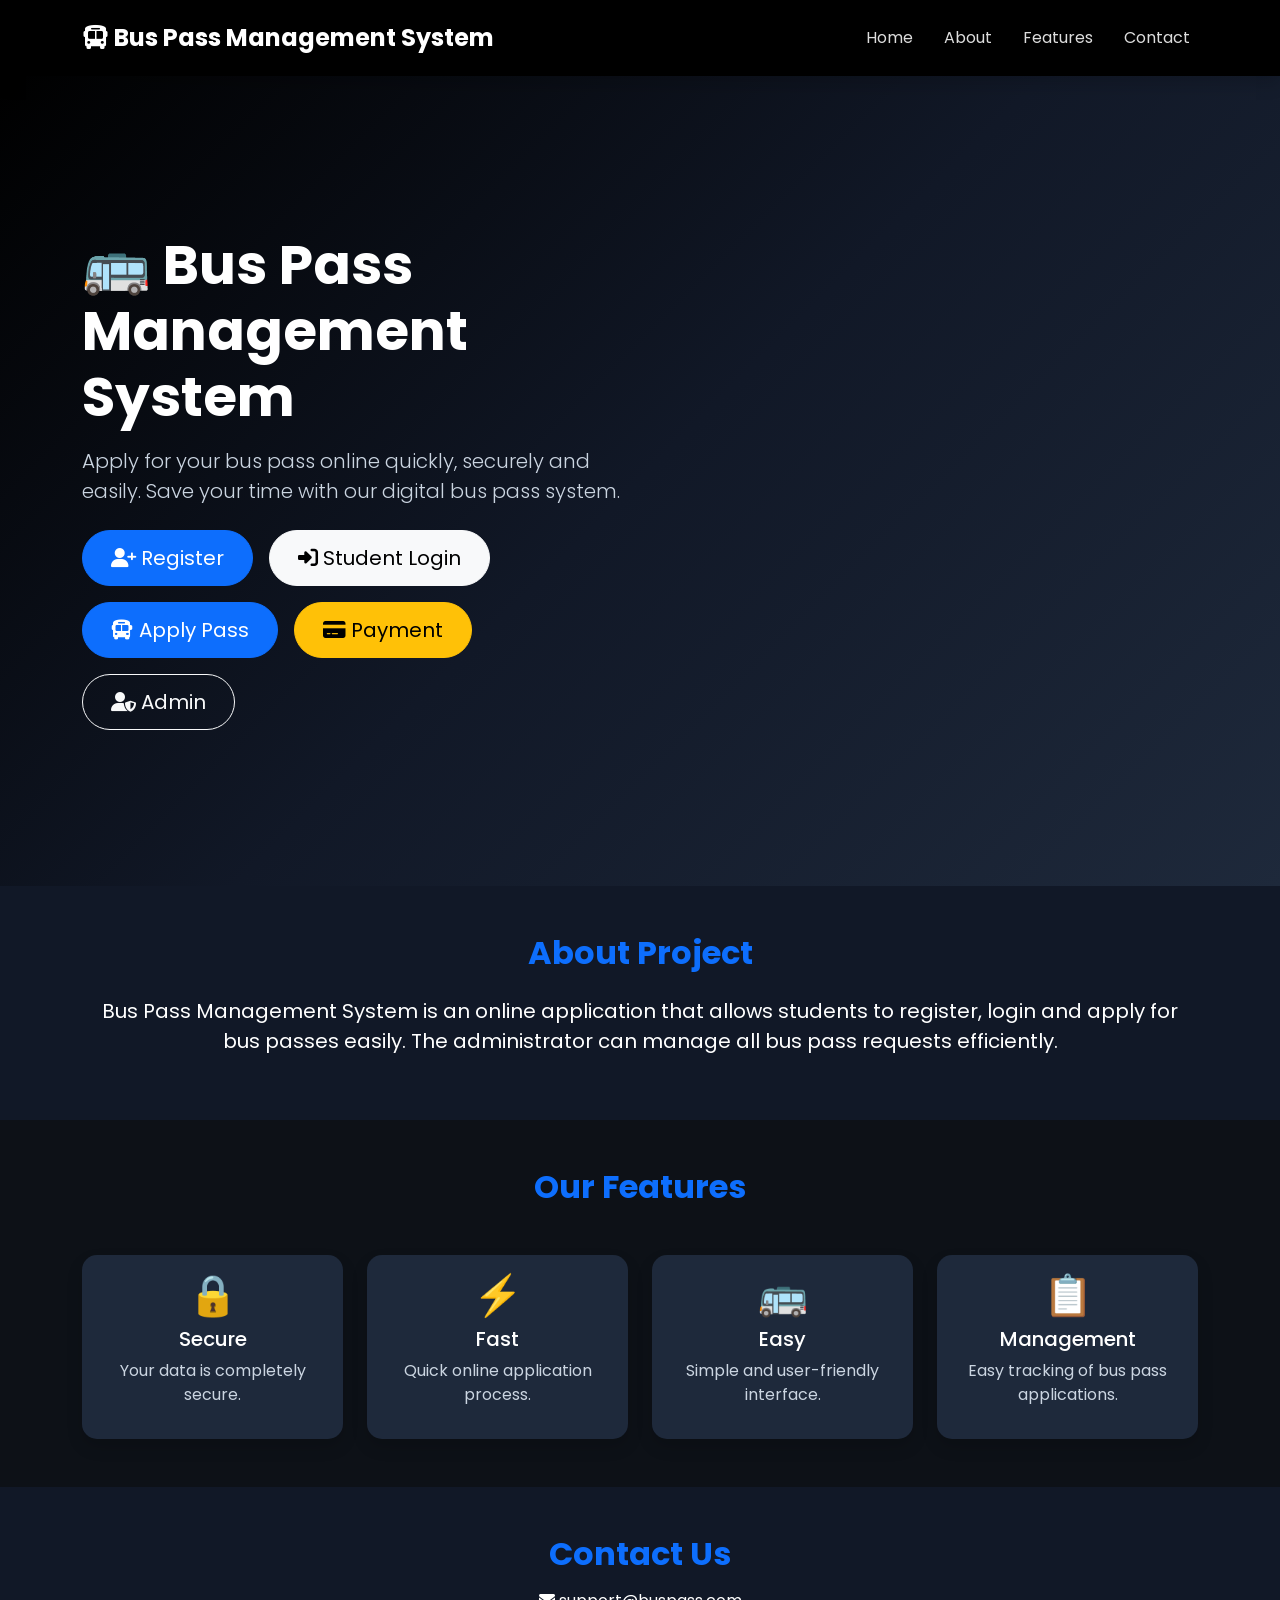
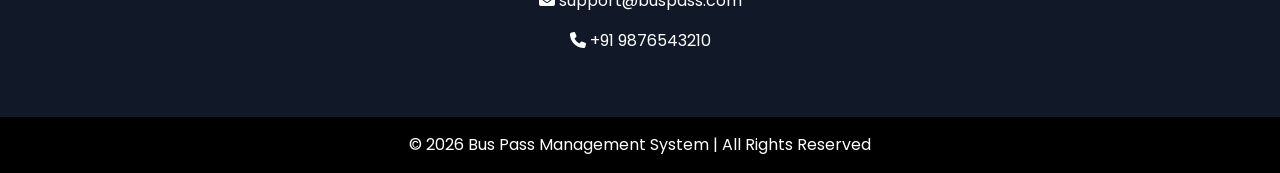
<file: app/frontend/index.html>
<!DOCTYPE html>
<html lang="en">

<head>
    <meta charset="UTF-8">
    <meta name="viewport" content="width=device-width, initial-scale=1.0">
    <title>Bus Pass Management System</title>

    <!-- Bootstrap -->
    <link href="https://cdn.jsdelivr.net/npm/bootstrap@5.3.7/dist/css/bootstrap.min.css" rel="stylesheet">

    <!-- Font Awesome -->
    <link rel="stylesheet"
        href="https://cdnjs.cloudflare.com/ajax/libs/font-awesome/6.7.2/css/all.min.css">

    <!-- CSS -->
    <link rel="stylesheet" href="home.css">
</head>

<body>

<!-- Navbar -->
<nav class="navbar navbar-expand-lg navbar-dark shadow">
    <div class="container">

        <a class="navbar-brand fw-bold" href="index.html">
            <i class="fa-solid fa-bus"></i>
            Bus Pass Management System
        </a>

        <button class="navbar-toggler" type="button"
            data-bs-toggle="collapse"
            data-bs-target="#navbarNav">

            <span class="navbar-toggler-icon"></span>

        </button>

        <div class="collapse navbar-collapse" id="navbarNav">

            <ul class="navbar-nav ms-auto">

                <li class="nav-item">
                    <a class="nav-link active" href="index.html">Home</a>
                </li>

                <li class="nav-item">
                    <a class="nav-link" href="#about">About</a>
                </li>

                <li class="nav-item">
                    <a class="nav-link" href="#features">Features</a>
                </li>

                <li class="nav-item">
                    <a class="nav-link" href="#contact">Contact</a>
                </li>

            </ul>

        </div>

    </div>
</nav>

<!-- Hero -->
<section class="hero">

<div class="container">

<div class="row align-items-center">

<div class="col-lg-6">

<h1 class="display-3 fw-bold mb-3">
🚌 Bus Pass <br>
Management System
</h1>

<p class="lead mb-4">
Apply for your bus pass online quickly, securely and easily.
Save your time with our digital bus pass system.
</p>

<div class="d-flex flex-wrap gap-3">

<a href="register.html" class="btn btn-primary btn-lg">
<i class="fa-solid fa-user-plus"></i>
Register
</a>

<a href="login.html" class="btn btn-light btn-lg">
<i class="fa-solid fa-right-to-bracket"></i>
Student Login
</a>

<a href="apply.html" class="btn btn-primary btn-lg">
    <i class="fa-solid fa-bus"></i>
    Apply Pass
</a>

<a href="payment.html" class="btn btn-warning btn-lg">
    <i class="fa-solid fa-credit-card"></i>
    Payment
</a>

<a href="admin.html" class="btn btn-outline-light btn-lg">
    <i class="fa-solid fa-user-shield"></i>
    Admin
</a>

</div>

</div>

<div class="col-lg-6 text-center">


</div>

</div>

</div>

</section>

<!-- About -->
<section id="about" class="py-5">

<div class="container text-center">

<h2 class="fw-bold text-primary mb-4">
About Project
</h2>

<p class="fs-5">
Bus Pass Management System is an online application that allows
students to register, login and apply for bus passes easily.
The administrator can manage all bus pass requests efficiently.
</p>

</div>

</section>

<!-- Features -->
<section id="features" class="py-5">

<div class="container">

<h2 class="text-center fw-bold text-primary mb-5">
Our Features
</h2>

<div class="row g-4">

<div class="col-md-3">

<div class="card shadow border-0 h-100">

<div class="card-body text-center">

<h1>🔒</h1>

<h5>Secure</h5>

<p>Your data is completely secure.</p>

</div>

</div>

</div>

<div class="col-md-3">

<div class="card shadow border-0 h-100">

<div class="card-body text-center">

<h1>⚡</h1>

<h5>Fast</h5>

<p>Quick online application process.</p>

</div>

</div>

</div>

<div class="col-md-3">

<div class="card shadow border-0 h-100">

<div class="card-body text-center">

<h1>🚌</h1>

<h5>Easy</h5>

<p>Simple and user-friendly interface.</p>

</div>

</div>

</div>

<div class="col-md-3">

<div class="card shadow border-0 h-100">

<div class="card-body text-center">

<h1>📋</h1>

<h5>Management</h5>

<p>Easy tracking of bus pass applications.</p>

</div>

</div>

</div>

</div>

</div>

</section>

<!-- Contact -->
<section id="contact" class="py-5">

<div class="container text-center">

<h2 class="fw-bold text-primary">
Contact Us
</h2>

<p class="mt-3">
<i class="fa-solid fa-envelope"></i>
support@buspass.com
</p>

<p>
<i class="fa-solid fa-phone"></i>
+91 9876543210
</p>

</div>

</section>

<!-- Footer -->
<footer class="text-center py-3">
© 2026 Bus Pass Management System | All Rights Reserved

</footer>

<script src="https://cdn.jsdelivr.net/npm/bootstrap@5.3.7/dist/js/bootstrap.bundle.min.js"></script>

</body>
</html>
</file>
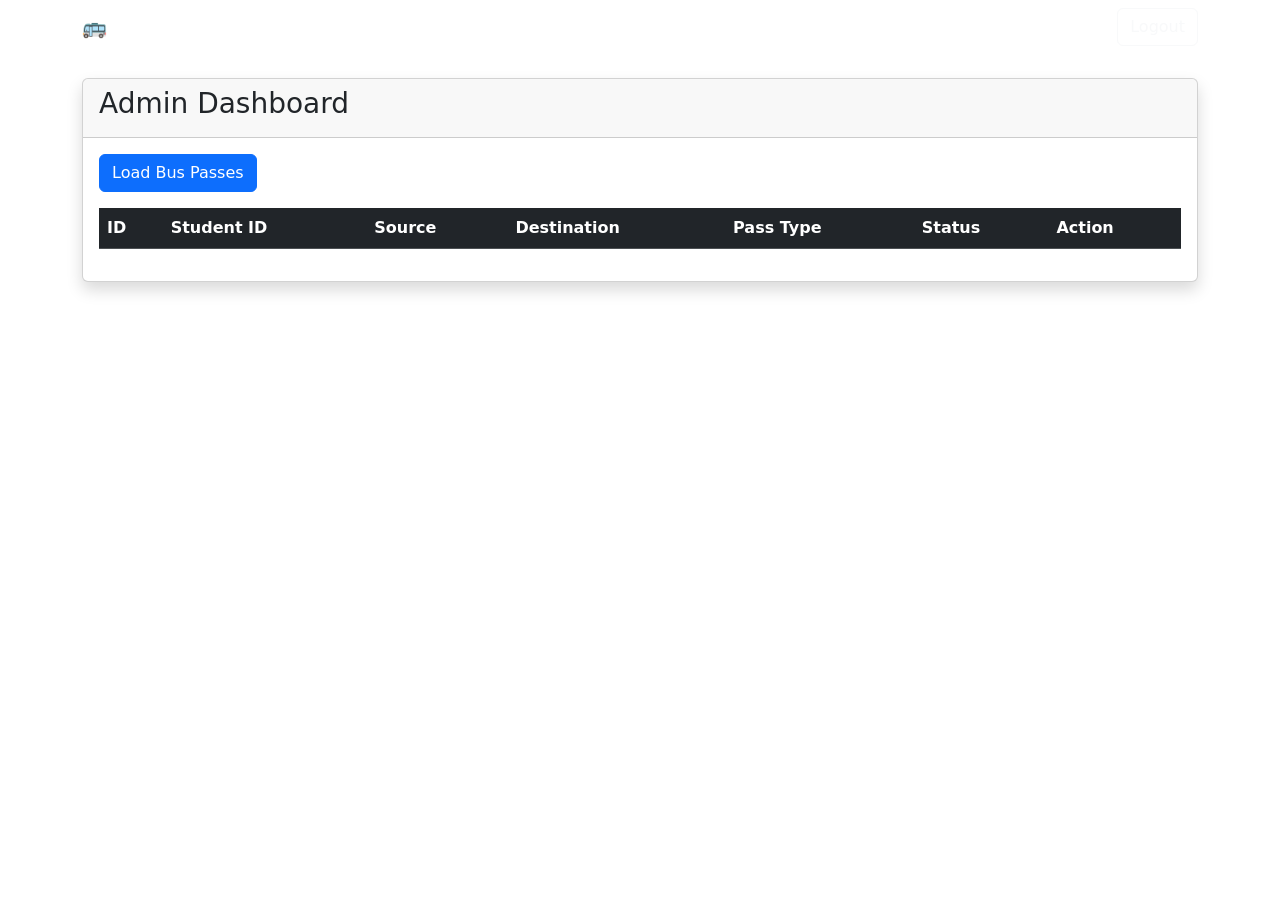
<file: app/frontend/admin.html>
<!DOCTYPE html>
<html lang="en">
<head>
    <meta charset="UTF-8">
    <meta name="viewport" content="width=device-width, initial-scale=1.0">
    <title>Admin Dashboard</title>

    <link href="https://cdn.jsdelivr.net/npm/bootstrap@5.3.7/dist/css/bootstrap.min.css" rel="stylesheet">

    <script src="script.js" defer></script>
</head>

<body>
<nav class="navbar navbar-dark">
    <div class="container">
        <div class="d-flex justify-content-between align-items-center w-100">

    <span class="navbar-brand mb-0 h1">
        🚌 Bus Pass Management System
    </span>

    <button class="btn btn-outline-light" onclick="adminLogout()">
        Logout
    </button>

</div>
    </div>

</nav>

<div class="container mt-4">

    <div class="card shadow">

        <div class="card-header">
            <h3>Admin Dashboard</h3>
        </div>

        <div class="card-body">

            <button class="btn btn-primary mb-3"
                    onclick="loadBusPasses()">
                Load Bus Passes
            </button>

            <div class="table-responsive">

                <table class="table table-dark table-hover align-middle" id="passTable">
                    <thead class="table-dark">

                        <tr>
                            <th>ID</th>
                            <th>Student ID</th>
                            <th>Source</th>
                            <th>Destination</th>
                            <th>Pass Type</th>
                            <th>Status</th>
                            <th>Action</th>
                        </tr>

                    </thead>

                    <tbody>

                    </tbody>

                </table>

            </div>

        </div>

    </div>

</div>

</body>
</html>
</file>
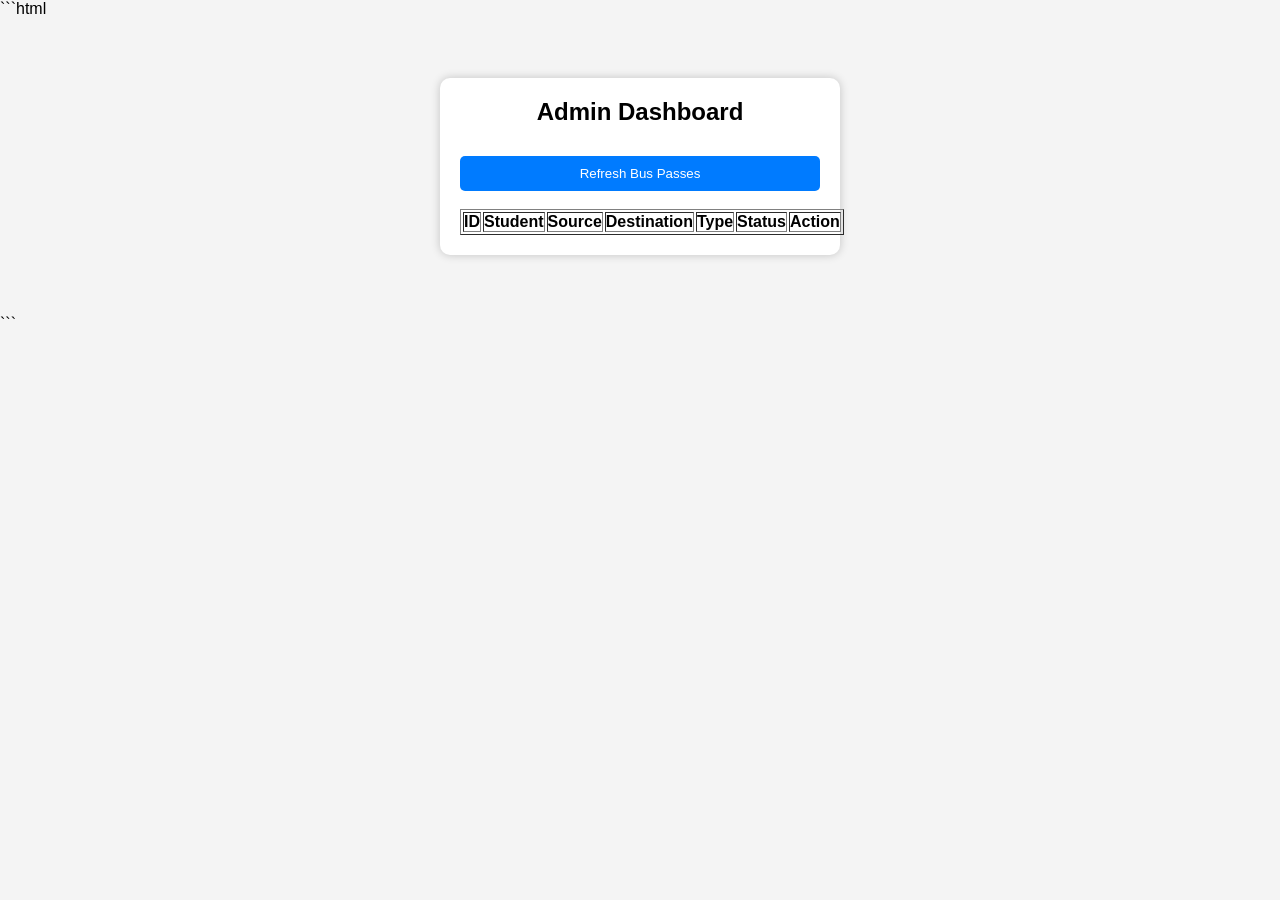
<file: app/frontend/admin_dashboard.html>
```html
<!DOCTYPE html>
<html lang="en">
<head>
    <meta charset="UTF-8">
    <meta name="viewport" content="width=device-width, initial-scale=1.0">
    <title>Admin Dashboard</title>

    <link rel="stylesheet" href="style.css">

</head>
<body>

<div class="container">

    <h2>Admin Dashboard</h2>

    <button onclick="loadBusPasses()">Refresh Bus Passes</button>

    <br><br>

    <table border="1" width="100%" id="passTable">

        <tr>
            <th>ID</th>
            <th>Student</th>
            <th>Source</th>
            <th>Destination</th>
            <th>Type</th>
            <th>Status</th>
            <th>Action</th>
        </tr>

    </table>

</div>

<script src="script.js"></script>

</body>
</html>
```
</file>
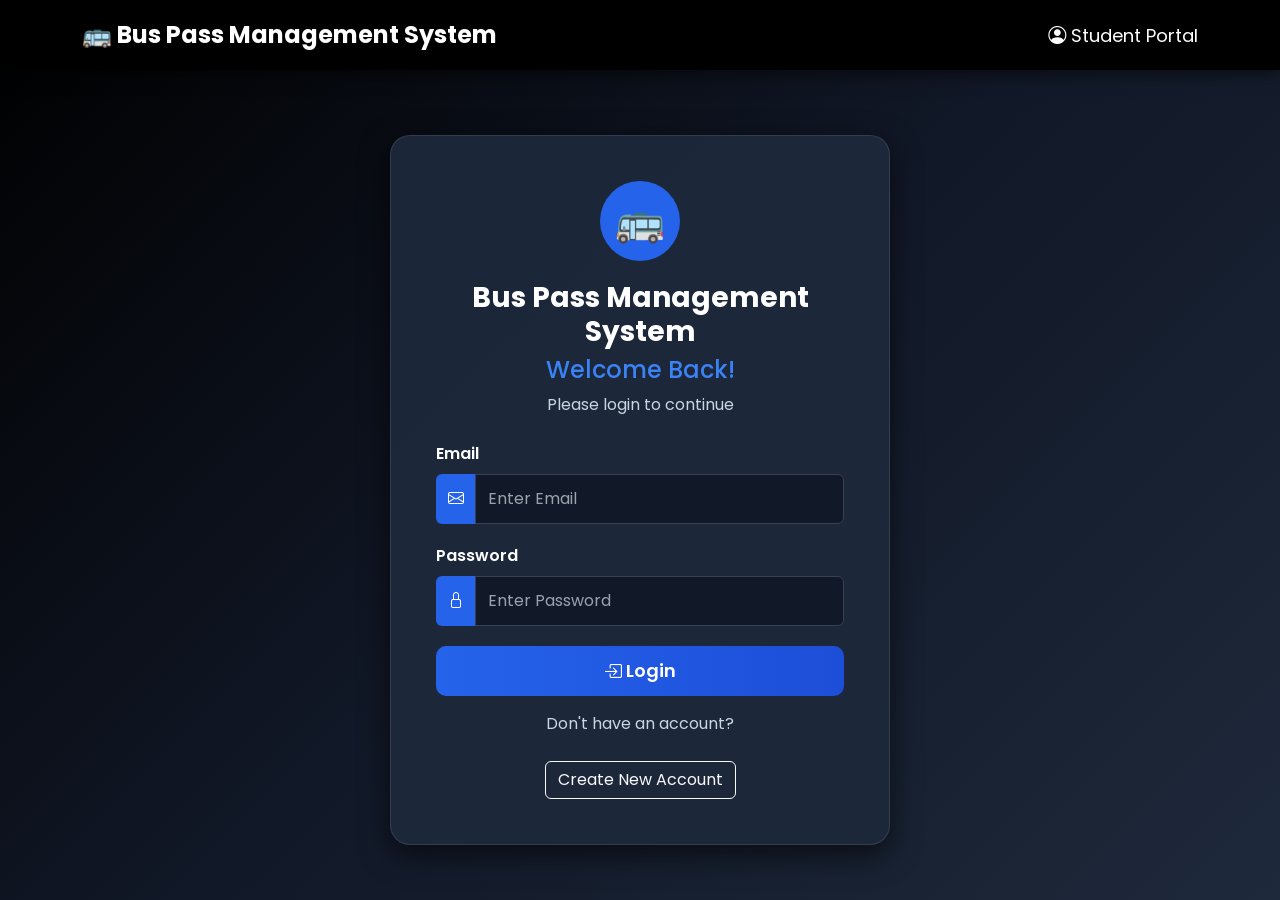
<file: app/frontend/apply.html>
<!DOCTYPE html>
<html lang="en">

<head>
    <meta charset="UTF-8">
    <meta name="viewport" content="width=device-width, initial-scale=1.0">

    <title>Apply Bus Pass</title>

    <!-- Bootstrap -->
    <link
        href="https://cdn.jsdelivr.net/npm/bootstrap@5.3.7/dist/css/bootstrap.min.css"
        rel="stylesheet"
    >

    <!-- Custom CSS -->
    <link rel="stylesheet" href="apply.css">
</head>

<body>

    <div class="container mt-5">

        <div class="row justify-content-center">

            <div class="col-md-6">

                <div class="card shadow-lg p-4">

                    <h2 class="text-center fw-bold mb-4">
                        🚌 Apply Bus Pass
                    </h2>


                    <!-- Student ID -->
                    <div class="mb-3">
                        <label class="form-label">
                            Student ID
                        </label>

                        <input
                            type="number"
                            id="student_id"
                            class="form-control"
                            readonly
                        >
                    </div>


                    <!-- Source -->
                    <div class="mb-3">
                        <label class="form-label">
                            Source
                        </label>

                        <input
                            type="text"
                            id="source"
                            class="form-control"
                            placeholder="Enter Source"
                            required
                        >
                    </div>


                    <!-- Destination -->
                    <div class="mb-3">
                        <label class="form-label">
                            Destination
                        </label>

                        <input
                            type="text"
                            id="destination"
                            class="form-control"
                            placeholder="Enter Destination"
                            required
                        >
                    </div>


                    <!-- Pass Type -->
                    <div class="mb-3">
                        <label class="form-label">
                            Pass Type
                        </label>

                        <select
                            id="pass_type"
                            class="form-select"
                        >
                            <option value="Monthly">
                                Monthly
                            </option>

                            <option value="Quarterly">
                                Quarterly
                            </option>
                        </select>
                    </div>


                    <!-- Start Date -->
                    <div class="mb-3">
                        <label class="form-label">
                            Start Date
                        </label>

                        <input
                            type="date"
                            id="start_date"
                            class="form-control"
                            required
                        >
                    </div>


                    <!-- End Date -->
                    <div class="mb-4">
                        <label class="form-label">
                            End Date
                        </label>

                        <input
                            type="date"
                            id="end_date"
                            class="form-control"
                            required
                        >
                    </div>


                    <!-- Apply Button -->
                    <button
                        type="button"
                        class="btn btn-primary w-100 mb-3"
                        onclick="applyBusPass()"
                    >
                        🚌 Apply Bus Pass
                    </button>


                    <!-- Logout Button -->
                    <button
                        type="button"
                        class="btn btn-outline-secondary w-100"
                        onclick="logout()"
                    >
                        Logout
                    </button>

                </div>

            </div>

        </div>

    </div>


    <!-- Student ID Automatic Loading -->
    <script>

        const studentId = localStorage.getItem("studentId");

        if (!studentId) {

            alert("Please login first");

            window.location.href = "login.html";

        } else {

            document.getElementById("student_id").value = studentId;

        }

    </script>


    <!-- Main JavaScript -->
    <script src="script.js"></script>

</body>

</html>
</file>
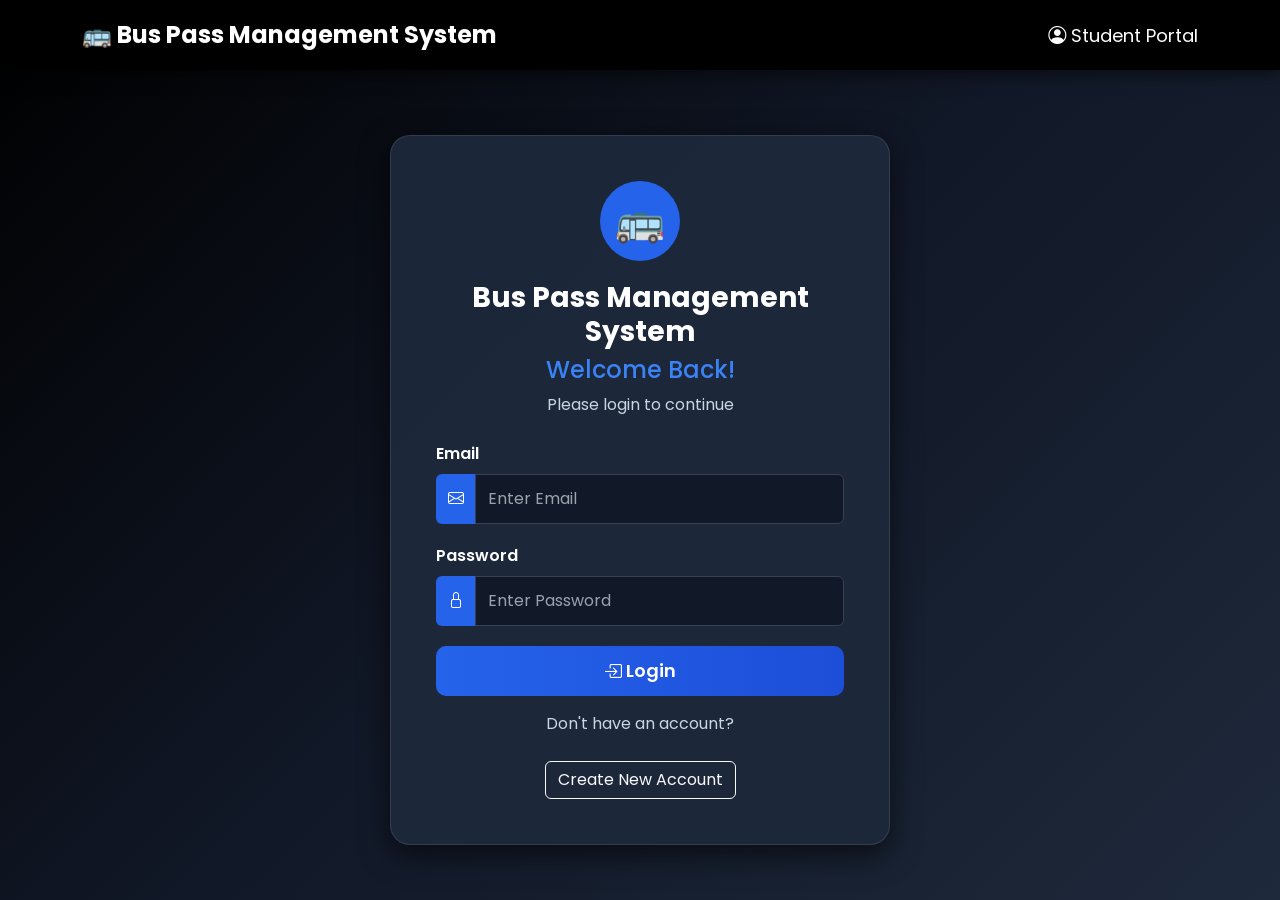
<file: app/frontend/login.html>
<!DOCTYPE html>
<html lang="en">
<head>
    <meta charset="UTF-8">
    <meta name="viewport" content="width=device-width, initial-scale=1.0">
    <title>Student Login</title>

    <!-- Bootstrap -->
    <link href="https://cdn.jsdelivr.net/npm/bootstrap@5.3.7/dist/css/bootstrap.min.css" rel="stylesheet">

    <!-- Bootstrap Icons -->
    <link rel="stylesheet"
    href="https://cdn.jsdelivr.net/npm/bootstrap-icons@1.13.1/font/bootstrap-icons.min.css">

    <!-- Google Font -->
    <link href="https://fonts.googleapis.com/css2?family=Poppins:wght@300;400;500;600;700&display=swap" rel="stylesheet">

    <!-- CSS -->
    <link rel="stylesheet" href="login.css">
</head>

<body>


<header class="top-header">
    <div class="container d-flex justify-content-between align-items-center h-100">
        <h3>🚌 Bus Pass Management System</h3>
        <span><i class="bi bi-person-circle"></i> Student Portal</span>
    </div>
</header>



<div class="login-card">

    <div class="logo">
        🚌
    </div>

    <h1>Bus Pass Management System</h1>

    <h4>Welcome Back!</h4>

    <p>Please login to continue</p>

    <div class="mb-3">
        <label>Email</label>

        <div class="input-group">

            <span class="input-group-text">
                <i class="bi bi-envelope"></i>
            </span>

            <input
            type="email"
            id="email"
            class="form-control"
            placeholder="Enter Email">

        </div>
    </div>

    <div class="mb-3">

        <label>Password</label>

        <div class="input-group">

            <span class="input-group-text">
                <i class="bi bi-lock"></i>
            </span>

            <input
            type="password"
            id="password"
            class="form-control"
            placeholder="Enter Password">

        </div>

    </div>

    <button
    class="btn btn-primary w-100 login-btn"
    onclick="loginStudent()">

        <i class="bi bi-box-arrow-in-right"></i>

        Login

    </button>
    <div class="text-center mt-3">
    <p>Don't have an account?</p>

    <a href="register.html" class="btn btn-outline-light"
        <i class="bi bi-person-plus"></i>
        Create New Account
    </a>
</div>

</div>

<script src="script.js"></script>

</body>
</html>
</file>
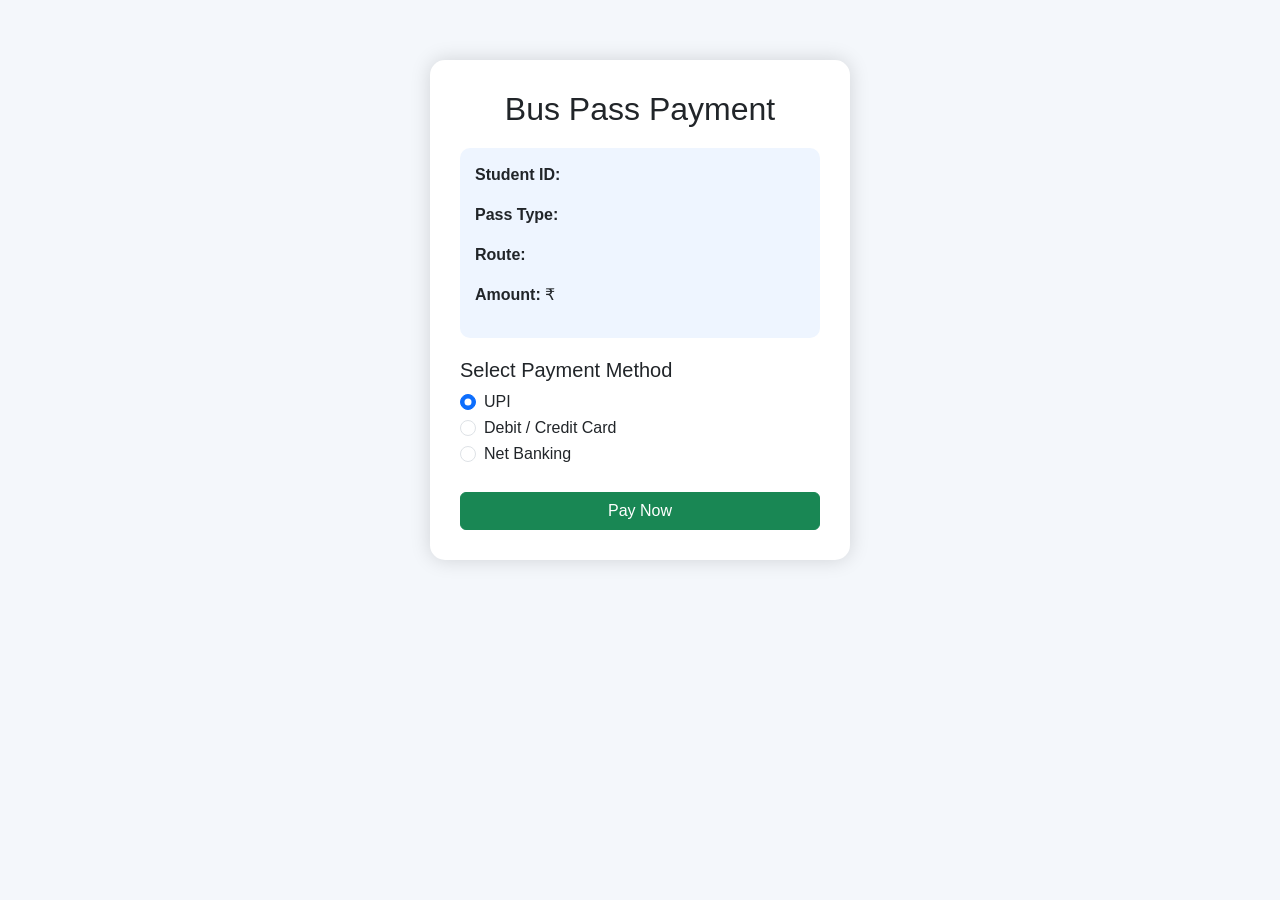
<file: app/frontend/payment.html>
<!DOCTYPE html>
<html lang="en">
<head>
    <meta charset="UTF-8">
    <meta name="viewport" content="width=device-width, initial-scale=1.0">
    <title>Bus Pass Payment</title>

    <link href="https://cdn.jsdelivr.net/npm/bootstrap@5.3.7/dist/css/bootstrap.min.css" rel="stylesheet">
    <link rel="stylesheet" href="payment.css">
</head>

<body>

<div class="payment-card">

    <h2>Bus Pass Payment</h2>

    <div class="details">
    <p><strong>Student ID:</strong> <span id="student"></span></p>
    <p><strong>Pass Type:</strong> <span id="passType"></span></p>
    <p><strong>Route:</strong> <span id="route"></span></p>
    <p><strong>Amount:</strong> ₹<span id="amount"></span></p>
</div>
    <h5>Select Payment Method</h5>

    <div class="form-check">
        <input class="form-check-input" type="radio" name="payment" checked>
        <label>UPI</label>
    </div>

    <div class="form-check">
        <input class="form-check-input" type="radio" name="payment">
        <label>Debit / Credit Card</label>
    </div>

    <div class="form-check">
        <input class="form-check-input" type="radio" name="payment">
        <label>Net Banking</label>
    </div>

    <button class="btn btn-success mt-4 w-100" onclick="payNow()">
        Pay Now
    </button>

</div>

<script src="payment.js"></script>

</body>
</html>
</file>
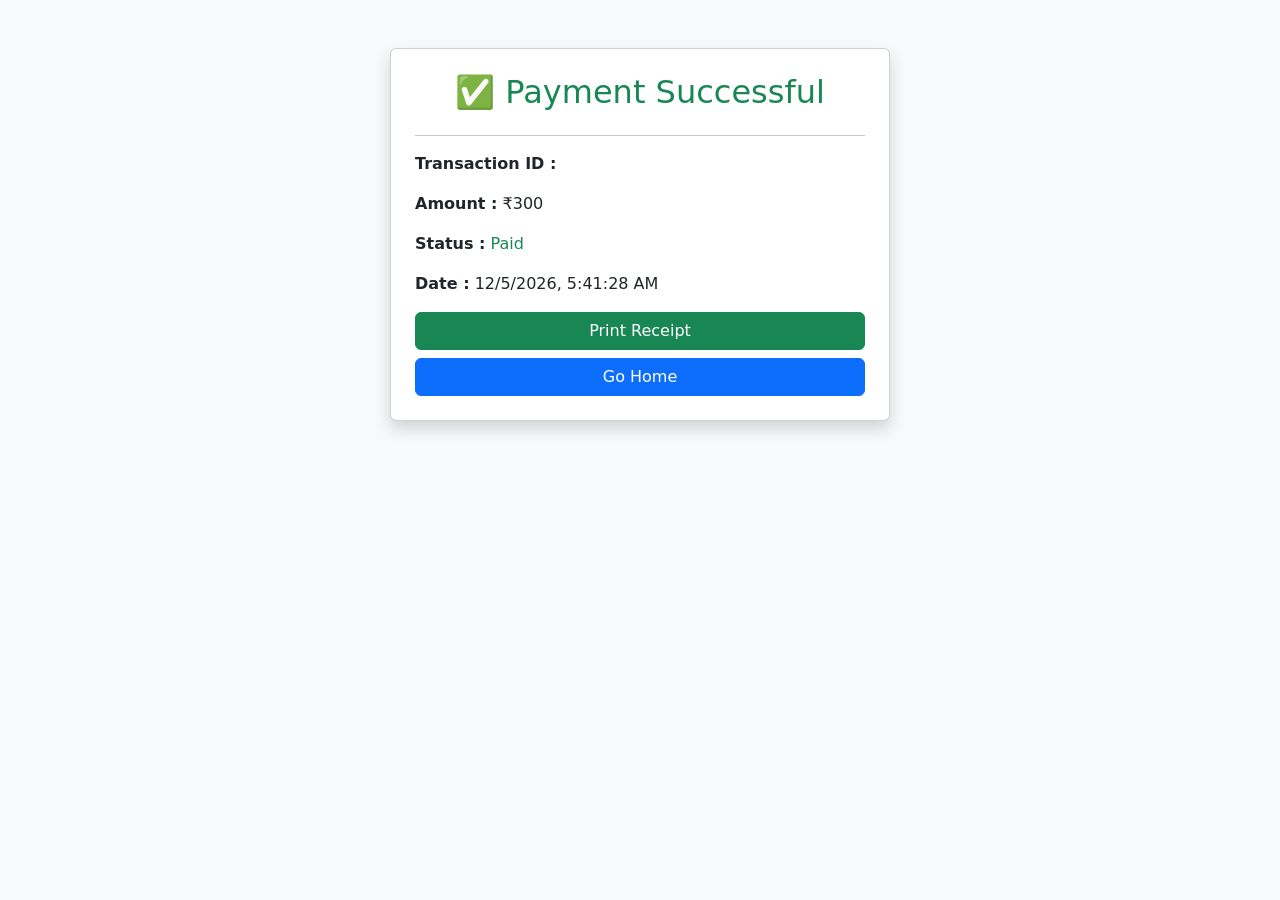
<file: app/frontend/receipt.html>
<!DOCTYPE html>
<html lang="en">

<head>
    <meta charset="UTF-8">
    <meta name="viewport" content="width=device-width, initial-scale=1.0">
    <title>Payment Receipt</title>

    <link href="https://cdn.jsdelivr.net/npm/bootstrap@5.3.7/dist/css/bootstrap.min.css" rel="stylesheet">
</head>

<body class="bg-light">

<div class="container mt-5">

    <div class="card shadow p-4 mx-auto" style="max-width:500px;">

        <h2 class="text-success text-center">
            ✅ Payment Successful
        </h2>

        <hr>

        <p><strong>Transaction ID :</strong> <span id="txn"></span></p>

        <p><strong>Amount :</strong> ₹<span id="amount"></span></p>

        <p><strong>Status :</strong>
            <span class="text-success">Paid</span>
        </p>

        <p><strong>Date :</strong> <span id="date"></span></p>

        <button class="btn btn-success w-100 mb-2"
            onclick="window.print()">
            Print Receipt
        </button>

        <a href="index.html" class="btn btn-primary w-100">
            Go Home
        </a>

    </div>

</div>

<script>

const params = new URLSearchParams(window.location.search);

document.getElementById("txn").innerText =
    params.get("txn");

const pass = JSON.parse(localStorage.getItem("busPassData"));

let amount = 300;

if (pass) {

    if (pass.pass_type === "Monthly") {
        amount = 300;
    } else if (pass.pass_type === "Quarterly") {
        amount = 800;
    } else if (pass.pass_type === "Yearly") {
        amount = 3000;
    }

}

document.getElementById("amount").innerText = amount;

document.getElementById("date").innerText =
    new Date().toLocaleString();

</script>

</body>
</html>
</file>
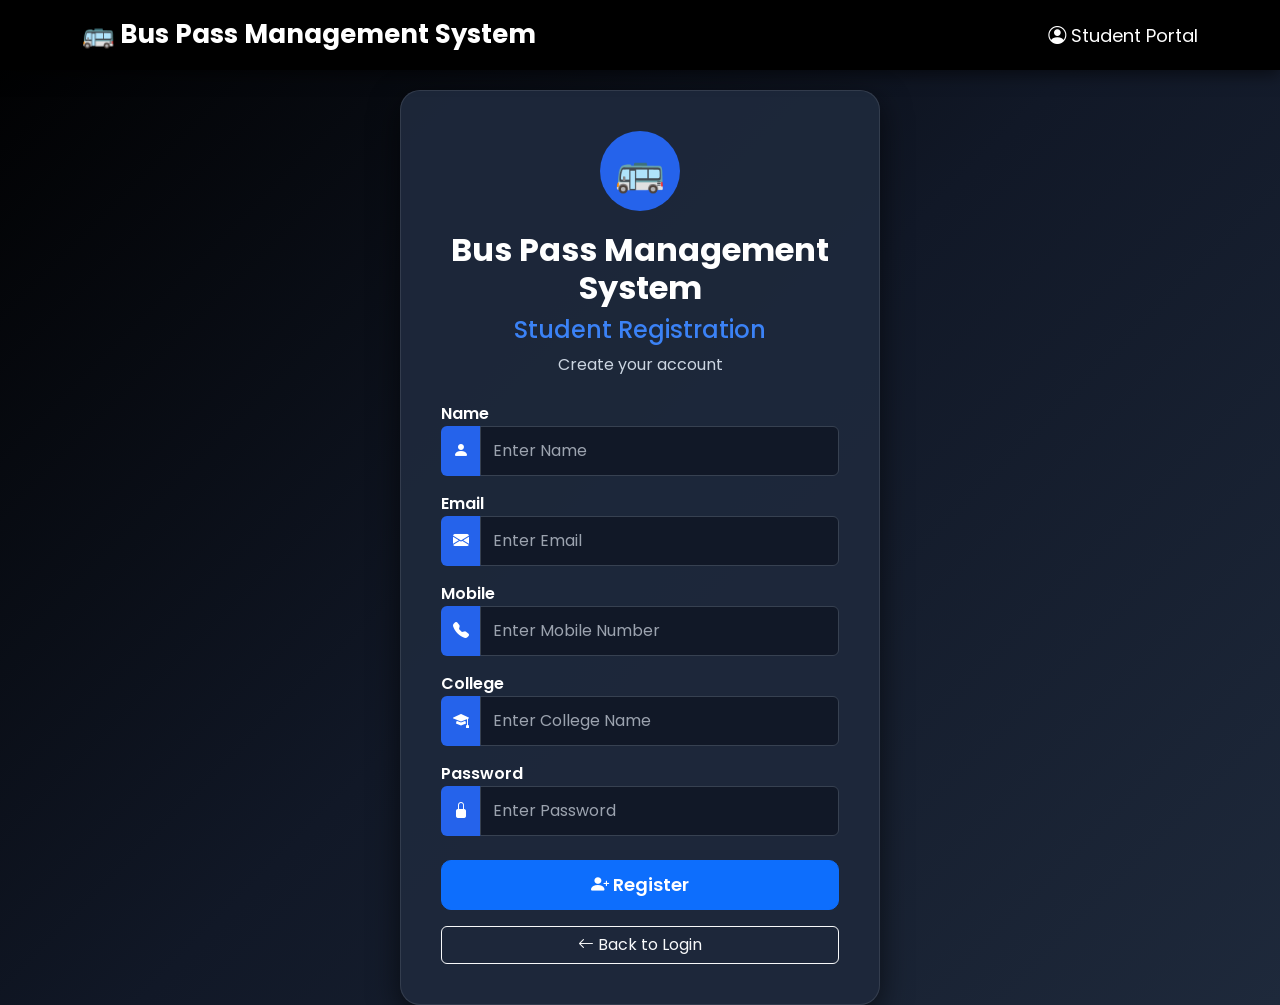
<file: app/frontend/register.html>
<!DOCTYPE html>
<html lang="en">

<head>
    <meta charset="UTF-8">
    <meta name="viewport" content="width=device-width, initial-scale=1.0">
    <title>Student Registration</title>

    <!-- Bootstrap -->
    <link href="https://cdn.jsdelivr.net/npm/bootstrap@5.3.7/dist/css/bootstrap.min.css" rel="stylesheet">

    <!-- Bootstrap Icons -->
    <link rel="stylesheet"
        href="https://cdn.jsdelivr.net/npm/bootstrap-icons@1.13.1/font/bootstrap-icons.min.css">

    <!-- Google Font -->
    <link href="https://fonts.googleapis.com/css2?family=Poppins:wght@300;400;500;600;700&display=swap"
        rel="stylesheet">

    <link rel="stylesheet" href="register.css">
</head>

<body>

    <header class="top-header">
    <div class="container d-flex justify-content-between align-items-center">
        <h3>🚌 Bus Pass Management System</h3>
        <span><i class="bi bi-person-circle"></i> Student Portal</span>
    </div>
</header>

<div class="register-card">

    <div class="logo">
        🚌
    </div>

    <h2>Bus Pass Management System</h2>

    <h4>Student Registration</h4>

    <p>Create your account</p>

    <div class="mb-3">
        <label>Name</label>
        <div class="input-group">
            <span class="input-group-text">
                <i class="bi bi-person-fill"></i>
            </span>
            <input type="text" id="name" class="form-control" placeholder="Enter Name">
        </div>
    </div>

    <div class="mb-3">
        <label>Email</label>
        <div class="input-group">
            <span class="input-group-text">
                <i class="bi bi-envelope-fill"></i>
            </span>
            <input type="email" id="email" class="form-control" placeholder="Enter Email">
        </div>
    </div>

    <div class="mb-3">
        <label>Mobile</label>
        <div class="input-group">
            <span class="input-group-text">
                <i class="bi bi-telephone-fill"></i>
            </span>
            <input type="text" id="mobile" class="form-control" placeholder="Enter Mobile Number">
        </div>
    </div>

    <div class="mb-3">
        <label>College</label>
        <div class="input-group">
            <span class="input-group-text">
                <i class="bi bi-mortarboard-fill"></i>
            </span>
            <input type="text" id="college" class="form-control" placeholder="Enter College Name">
        </div>
    </div>

    <div class="mb-4">
        <label>Password</label>
        <div class="input-group">
            <span class="input-group-text">
                <i class="bi bi-lock-fill"></i>
            </span>
            <input type="password" id="password" class="form-control" placeholder="Enter Password">
        </div>
    </div>

    <button class="btn btn-primary w-100 register-btn"
        onclick="registerStudent()">
        <i class="bi bi-person-plus-fill"></i>
        Register
    </button>

    <button class="btn btn-outline-light w-100 mt-3"
    onclick="window.location.href='login.html'">
        <i class="bi bi-arrow-left"></i>
        Back to Login
    </button>

</div>

<script src="script.js"></script>

</body>
</html>
</file>
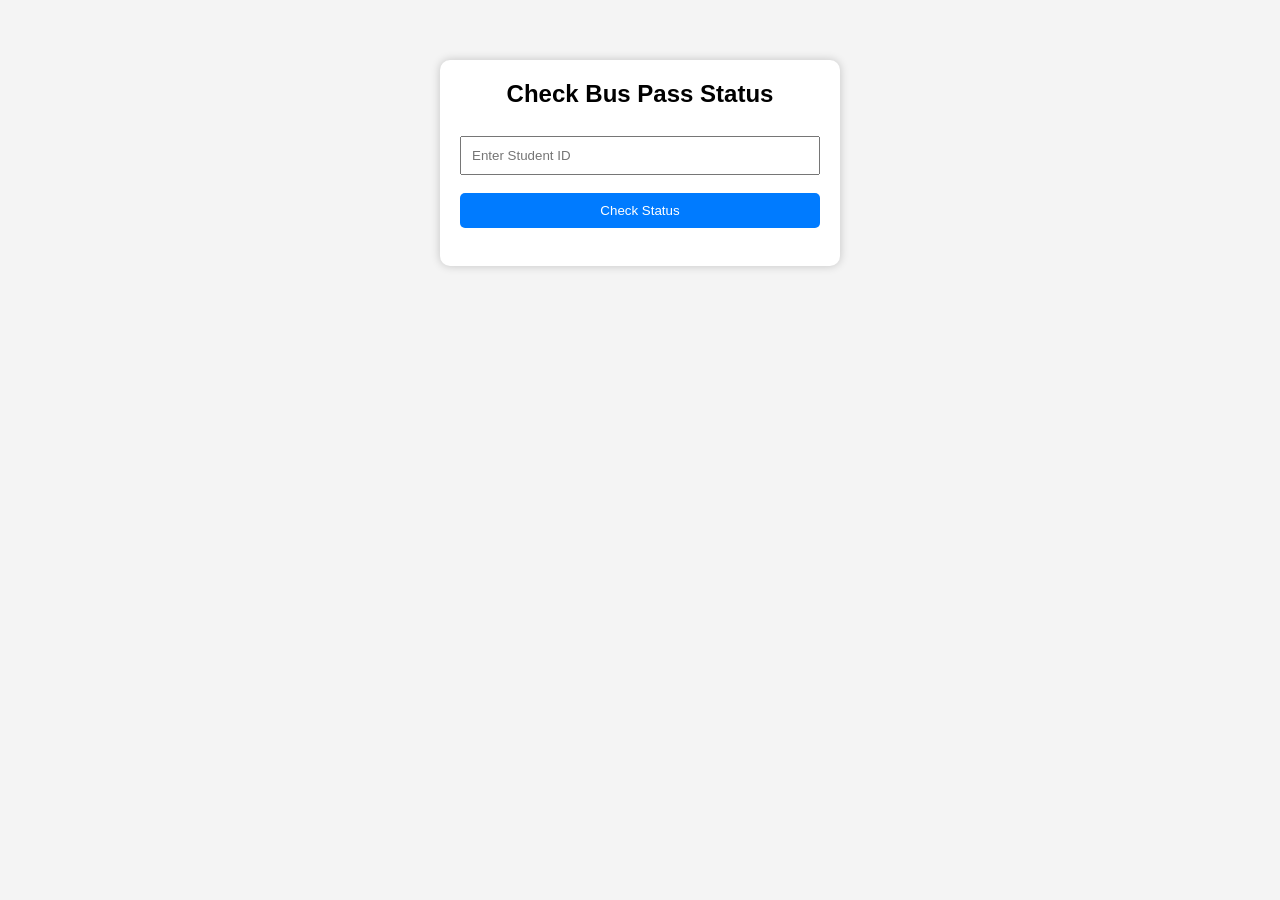
<file: app/frontend/status.html>
<!DOCTYPE html>
<html>
<head>
    <title>Bus Pass Status</title>
    <link rel="stylesheet" href="style.css">
</head>
<body>

<div class="container">

    <h2>Check Bus Pass Status</h2>

    <input type="number" id="student_id" placeholder="Enter Student ID">

    <button onclick="checkStatus()">Check Status</button>

    <br><br>

    <div id="result"></div>

</div>

<script src="script.js"></script>

</body>
</html>
</file>
<file: app/frontend/home.css>
@import url('https://fonts.googleapis.com/css2?family=Poppins:wght@300;400;500;600;700&display=swap');

*{
    margin:0;
    padding:0;
    box-sizing:border-box;
    font-family:'Poppins',sans-serif;
}

body{
    background:#0d1117;
    color:#ffffff;
}

/* Navbar */
.navbar{
    background:#000 !important;
    padding:15px 0;
    box-shadow:0 5px 15px rgba(0,0,0,0.5);
}

.navbar-brand{
    font-size:24px;
    font-weight:700;
    color:#fff !important;
}

.nav-link{
    color:#ddd !important;
    margin-left:15px;
    transition:.3s;
}

.nav-link:hover{
    color:#0d6efd !important;
}

/* Hero */
.hero{
    min-height:90vh;
    display:flex;
    align-items:center;
    background:linear-gradient(135deg,#000000,#111827,#1e293b);
    color:#fff;
}

.hero h1{
    font-weight:700;
    font-size:55px;
}

.hero p{
    font-size:20px;
    color:#cbd5e1;
}

.hero .btn{
    border-radius:30px;
    padding:12px 28px;
    transition:.3s;
}

.hero .btn:hover{
    transform:translateY(-5px);
}

/* Sections */
#about{
    background:#111827;
}

#features{
    background:#0d1117;
}

#contact{
    background:#111827;
}

section h2{
    color:#3b82f6;
}

/* Cards */
.card{
    background:#1e293b;
    color:white;
    border:none;
    border-radius:15px;
    transition:.3s;
}

.card:hover{
    transform:translateY(-10px);
    box-shadow:0 10px 30px rgba(59,130,246,.3);
}

.card p{
    color:#cbd5e1;
}

/* Footer */
footer{
    background:#000;
    color:#fff;
}

/* Responsive */
@media(max-width:768px){

.hero{
    text-align:center;
    padding:50px 0;
}

.hero h1{
    font-size:38px;
}

.hero .btn{
    width:100%;
    margin-bottom:10px;
}

}
</file>
<file: app/frontend/style.css>
*{
    margin:0;
    padding:0;
    box-sizing:border-box;
    font-family:Arial, sans-serif;
}

body{
    background:#f4f4f4;
}

.container{
    width:400px;
    margin:60px auto;
    background:#fff;
    padding:20px;
    border-radius:10px;
    box-shadow:0 0 10px rgba(0,0,0,0.2);
}

h1,h2{
    text-align:center;
    margin-bottom:20px;
}

input,select{
    width:100%;
    padding:10px;
    margin:8px 0;
}

button{
    width:100%;
    padding:10px;
    background:#007bff;
    color:white;
    border:none;
    cursor:pointer;
    margin-top:10px;
    border-radius:5px;
}

button:hover{
    background:#0056b3;
}

a{
    text-decoration:none;
}

.menu button{
    margin:10px 0;
}
</file>
<file: app/frontend/apply.css>
@import url('https://fonts.googleapis.com/css2?family=Poppins:wght@300;400;500;600;700&display=swap');

*{
    margin:0;
    padding:0;
    box-sizing:border-box;
    font-family:'Poppins',sans-serif;
}

body{
    min-height:100vh;
    background:linear-gradient(135deg,#000000,#111827,#1e293b);
    color:#fff;
    padding:40px 0;
}

/* Form Card */
.card{
    background:rgba(30,41,59,.95);
    border:none;
    border-radius:20px;
    box-shadow:0 10px 30px rgba(0,0,0,.6);
    color:#fff;
}

/* Heading */
h2{
    color:#3b82f6;
    font-weight:700;
    text-align:center;
    margin-bottom:25px;
}

/* Labels */
label{
    color:#fff;
    font-weight:600;
    margin-bottom:8px;
}

/* Inputs */
.form-control,
.form-select{
    background:#111827;
    color:#fff;
    border:1px solid #374151;
    border-radius:10px;
    padding:12px;
}

.form-control::placeholder{
    color:#9ca3af;
}

.form-control:focus,
.form-select:focus{
    background:#111827;
    color:#fff;
    border-color:#3b82f6;
    box-shadow:0 0 10px rgba(59,130,246,.4);
}

/* Dropdown Options */
.form-select option{
    background:#111827;
    color:#fff;
}

/* Buttons */
.btn{
    border-radius:10px;
    padding:12px;
    font-weight:600;
    transition:.3s;
}

.btn-primary{
    background:#2563eb;
    border:none;
}

.btn-primary:hover{
    background:#1d4ed8;
    transform:translateY(-3px);
}

.btn-outline-light:hover{
    transform:translateY(-3px);
}

/* Card Animation */
.card{
    animation:popup .7s ease;
}

@keyframes popup{
    from{
        opacity:0;
        transform:translateY(30px);
    }
    to{
        opacity:1;
        transform:translateY(0);
    }
}

.top-header{
    position:fixed;
    top:0;
    left:0;
    width:100%;
    height:70px;
    background:#000;
    color:#fff;
    display:flex;
    align-items:center;
    box-shadow:0 5px 15px rgba(0,0,0,.5);
    z-index:1000;
}

.top-header h3{
    margin:0;
    font-size:24px;
    font-weight:700;
}

.top-header span{
    font-size:18px;
}

body{
    padding-top:90px;
}
</file>
<file: app/frontend/login.css>
@import url('https://fonts.googleapis.com/css2?family=Poppins:wght@300;400;500;600;700&display=swap');

*{
    margin:0;
    padding:0;
    box-sizing:border-box;
    font-family:'Poppins',sans-serif;
}

body{
    min-height:100vh;
    display:flex;
    justify-content:center;
    align-items:center;
    padding-top:80px;
    background:linear-gradient(135deg,#000000,#111827,#1e293b);
    color:#fff;
}

/* Header */
.top-header{
    position:fixed;
    top:0;
    left:0;
    width:100%;
    height:70px;
    background:#000;
    color:#fff;
    display:flex;
    align-items:center;
    box-shadow:0 5px 15px rgba(0,0,0,.5);
    z-index:1000;
}

.top-header h3{
    margin:0;
    font-size:24px;
    font-weight:700;
}

.top-header span{
    font-size:18px;
}

/* Login Card */
.login-card{
    width:500px;
    background:rgba(30,41,59,.95);
    padding:45px;
    border-radius:20px;
    border:1px solid rgba(255,255,255,.1);
    box-shadow:0 10px 30px rgba(0,0,0,.6);
    animation:popup .7s ease;
}

@keyframes popup{
    from{
        opacity:0;
        transform:translateY(40px);
    }
    to{
        opacity:1;
        transform:translateY(0);
    }
}

/* Logo */
.logo{
    width:80px;
    height:80px;
    background:#2563eb;
    color:#fff;
    border-radius:50%;
    display:flex;
    justify-content:center;
    align-items:center;
    font-size:40px;
    margin:0 auto 20px;
}

/* Text */
h1{
    color:#fff;
    font-size:28px;
    font-weight:700;
    text-align:center;
}

h4{
    color:#3b82f6;
    text-align:center;
}

p{
    color:#cbd5e1;
    text-align:center;
    margin-bottom:25px;
}

label{
    color:#fff;
    font-weight:600;
    margin-bottom:8px;
    display:block;
}

/* Inputs */
.input-group{
    margin-bottom:20px;
}

.input-group-text{
    background:#2563eb;
    color:#fff;
    border:none;
}

.form-control{
    height:50px;
    background:#111827;
    color:#fff;
    border:1px solid #374151;
}

.form-control::placeholder{
    color:#9ca3af;
}

.form-control:focus{
    background:#111827;
    color:#fff;
    border-color:#3b82f6;
    box-shadow:0 0 10px rgba(59,130,246,.4);
}

/* Buttons */
.login-btn{
    height:50px;
    border:none;
    border-radius:10px;
    background:linear-gradient(90deg,#2563eb,#1d4ed8);
    color:#fff;
    font-size:18px;
    font-weight:600;
    transition:.3s;
}

.login-btn:hover{
    transform:translateY(-3px);
    background:linear-gradient(90deg,#1d4ed8,#1e40af);
}

.btn-outline-primary{
    border-color:#3b82f6;
    color:#3b82f6;
}

.btn-outline-primary:hover{
    background:#3b82f6;
    color:#fff;
}

/* Responsive */
@media(max-width:576px){
    .login-card{
        width:95%;
        padding:25px;
    }

    .top-header span{
        display:none;
    }
}
</file>
<file: app/frontend/payment.css>
body{

background:#f4f7fb;
font-family:Poppins,sans-serif;

}

.payment-card{

width:420px;
margin:60px auto;
padding:30px;
background:white;
border-radius:15px;
box-shadow:0 0 20px rgba(0,0,0,.15);

}

h2{

text-align:center;
margin-bottom:20px;

}

.details{

background:#eef5ff;
padding:15px;
border-radius:10px;
margin-bottom:20px;

}

button{

font-size:18px;

}
</file>
<file: app/frontend/register.css>
@import url('https://fonts.googleapis.com/css2?family=Poppins:wght@300;400;500;600;700&display=swap');

*{
    margin:0;
    padding:0;
    box-sizing:border-box;
    font-family:'Poppins',sans-serif;
}

body{
    min-height:100vh;
    display:flex;
    justify-content:center;
    align-items:center;
    padding-top:90px;
    background:linear-gradient(135deg,#000000,#111827,#1e293b);
    color:#fff;
}

/* Header */
.top-header{
    position:fixed;
    top:0;
    left:0;
    width:100%;
    height:70px;
    background:#000;
    color:#fff;
    display:flex;
    align-items:center;
    box-shadow:0 5px 15px rgba(0,0,0,.5);
    z-index:1000;
}

.top-header h3{
    margin:0;
    font-size:26px;
    font-weight:700;
}

.top-header span{
    font-size:18px;
}

/* Register Card */
.register-card{
    width:480px;
    background:rgba(30,41,59,.95);
    padding:40px;
    border-radius:20px;
    border:1px solid rgba(255,255,255,.1);
    box-shadow:0 10px 30px rgba(0,0,0,.6);
}

/* Logo */
.logo{
    width:80px;
    height:80px;
    margin:auto;
    border-radius:50%;
    background:#2563eb;
    display:flex;
    justify-content:center;
    align-items:center;
    font-size:40px;
}

/* Text */
h2{
    text-align:center;
    margin-top:20px;
    color:#fff;
    font-weight:700;
}

h4{
    text-align:center;
    color:#3b82f6;
}

p{
    text-align:center;
    color:#cbd5e1;
    margin-bottom:25px;
}

label{
    color:#fff;
    font-weight:600;
}

/* Inputs */
.input-group-text{
    background:#2563eb;
    color:#fff;
    border:none;
}

.form-control{
    height:50px;
    background:#111827;
    color:#fff;
    border:1px solid #374151;
}

.form-control::placeholder{
    color:#9ca3af;
}

.form-control:focus{
    background:#111827;
    color:#fff;
    border-color:#3b82f6;
    box-shadow:0 0 10px rgba(59,130,246,.4);
}

/* Buttons */
.register-btn{
    height:50px;
    border-radius:10px;
    font-size:18px;
    font-weight:600;
}

.btn-outline-primary{
    border-color:#3b82f6;
    color:#3b82f6;
}

.btn-outline-primary:hover{
    background:#3b82f6;
    color:#fff;
}

/* Responsive */
@media(max-width:576px){

.register-card{
    width:95%;
    padding:25px;
}

.top-header h3{
    font-size:20px;
}

.top-header span{
    display:none;
}

}
</file>
